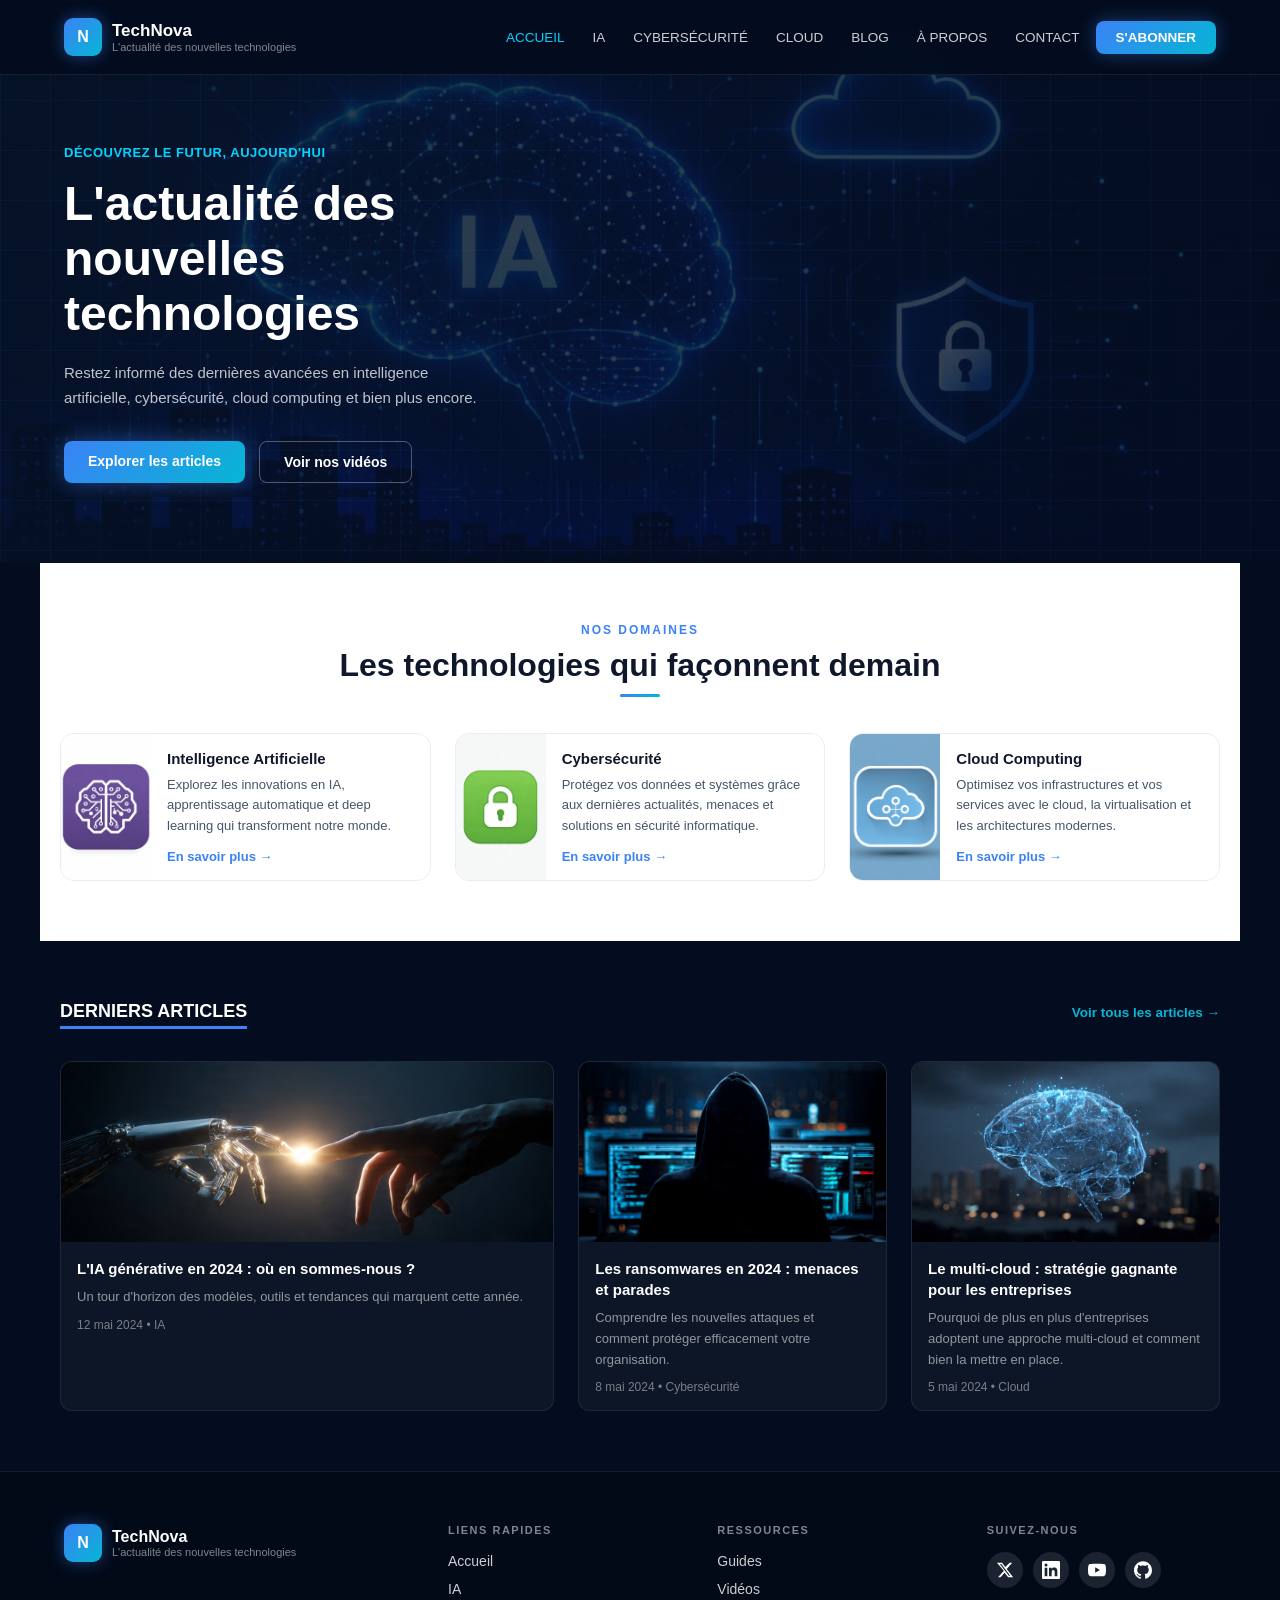
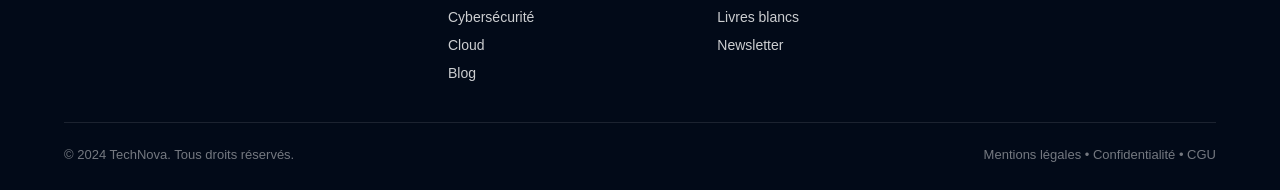
<file: technova/index.html>
<!DOCTYPE html>
<html lang="fr">
<head>
  <meta charset="UTF-8">
  <meta name="viewport" content="width=device-width, initial-scale=1.0">
  <title>TechNova - L'actualité des nouvelles technologies</title>
  <link rel="stylesheet" href="style.css">
</head>
<body>

  <!-- HERO -->
  <header class="hero">
    <nav class="navbar">
      <div class="logo">
        <div class="logo-icon">N</div>
        <div>
          <h2>TechNova</h2>
          <p>L'actualité des nouvelles technologies</p>
        </div>
      </div>

      <ul class="nav-links">
        <li><a href="#" class="active">ACCUEIL</a></li>
        <li><a href="#">IA</a></li>
        <li><a href="#">CYBERSÉCURITÉ</a></li>
        <li><a href="#">CLOUD</a></li>
        <li><a href="#">BLOG</a></li>
        <li><a href="#">À PROPOS</a></li>
        <li><a href="#">CONTACT</a></li>
        <li><a href="#" class="btn-subscribe">S'ABONNER</a></li>
      </ul>

      <div class="burger">☰</div>
    </nav>

    <div class="hero-content">
      <p class="subtitle">Découvrez le futur, aujourd'hui</p>
      <h1>L'actualité des nouvelles technologies</h1>
      <p>Restez informé des dernières avancées en intelligence artificielle, cybersécurité, cloud computing et bien plus encore.</p>
      <div class="hero-buttons">
        <a href="#" class="btn-primary">Explorer les articles</a>
        <a href="#" class="btn-secondary">Voir nos vidéos</a>
      </div>
    </div>
  </header>

  <!-- DOMAINES -->
  <section class="container">
    <p class="section-tag">NOS DOMAINES</p>
    <h2 class="section-title">Les technologies qui façonnent demain</h2>

    <div class="cards">

      <div class="card">
        <img src="images/ia.jpeg" alt="Intelligence Artificielle">
        <div class="card-text">
          <h3>Intelligence Artificielle</h3>
          <p>Explorez les innovations en IA, apprentissage automatique et deep learning qui transforment notre monde.</p>
          <a href="#">En savoir plus →</a>
        </div>
      </div>

      <div class="card">
        <img src="images/cybersecurite.jpeg" alt="Cybersécurité">
        <div class="card-text">
          <h3>Cybersécurité</h3>
          <p>Protégez vos données et systèmes grâce aux dernières actualités, menaces et solutions en sécurité informatique.</p>
          <a href="#">En savoir plus →</a>
        </div>
      </div>

      <div class="card">
        <img src="images/cloud.jpeg" alt="Cloud Computing">
        <div class="card-text">
          <h3>Cloud Computing</h3>
          <p>Optimisez vos infrastructures et vos services avec le cloud, la virtualisation et les architectures modernes.</p>
          <a href="#">En savoir plus →</a>
        </div>
      </div>

    </div>
  </section>

  <!-- ARTICLES -->
  <section class="container articles">
    <div class="articles-header">
      <h2>DERNIERS ARTICLES</h2>
      <a href="#" class="see-all">Voir tous les articles →</a>
    </div>

    <div class="article-grid">
      <article>
        <img src="images/article-ia.jpeg" alt="IA générative">
        <h4>L'IA générative en 2024 : où en sommes-nous ?</h4>
        <p>Un tour d'horizon des modèles, outils et tendances qui marquent cette année.</p>
        <span>12 mai 2024 • IA</span>
      </article>

      <article>
        <img src="images/article-cyber.jpeg" alt="Ransomwares">
        <h4>Les ransomwares en 2024 : menaces et parades</h4>
        <p>Comprendre les nouvelles attaques et comment protéger efficacement votre organisation.</p>
        <span>8 mai 2024 • Cybersécurité</span>
      </article>

      <article>
        <img src="images/article-cloud.jpeg" alt="Multi-cloud">
        <h4>Le multi-cloud : stratégie gagnante pour les entreprises</h4>
        <p>Pourquoi de plus en plus d'entreprises adoptent une approche multi-cloud et comment bien la mettre en place.</p>
        <span>5 mai 2024 • Cloud</span>
      </article>
    </div>
  </section>

  <!-- FOOTER -->
  <footer>
    <div class="footer-grid">
      <div>
        <div class="logo">
          <div class="logo-icon">N</div>
          <div>
            <h3>TechNova</h3>
            <p>L'actualité des nouvelles technologies</p>
          </div>
        </div>
      </div>

      <div>
        <h4>LIENS RAPIDES</h4>
        <ul>
          <li><a href="#">Accueil</a></li>
          <li><a href="#">IA</a></li>
          <li><a href="#">Cybersécurité</a></li>
          <li><a href="#">Cloud</a></li>
          <li><a href="#">Blog</a></li>
        </ul>
      </div>

      <div>
        <h4>RESSOURCES</h4>
        <ul>
          <li><a href="#">Guides</a></li>
          <li><a href="#">Vidéos</a></li>
          <li><a href="#">Livres blancs</a></li>
          <li><a href="#">Newsletter</a></li>
        </ul>
      </div>

      <div>
        <h4>SUIVEZ-NOUS</h4>
        <div class="social">

          <!-- Twitter / X -->
          <a href="#" class="social-icon" title="Twitter">
            <svg xmlns="http://www.w3.org/2000/svg" width="18" height="18" viewBox="0 0 24 24" fill="currentColor">
                            <path d="M18.244 2.25h3.308l-7.227 8.26 8.502 11.24H16.17l-4.714-6.231-5.401 6.231H2.748l7.73-8.835L1.254 2.25H8.08l4.253 5.622 5.912-5.622Zm-1.161 17.52h1.833L7.084 4.126H5.117Z"/>

            </svg>
          </a>

          <!-- LinkedIn -->
          <a href="#" class="social-icon" title="LinkedIn">
            <svg xmlns="http://www.w3.org/2000/svg" width="18" height="18" viewBox="0 0 24 24" fill="currentColor">
              <path d="M20.447 20.452h-3.554v-5.569c0-1.328-.027-3.037-1.852-3.037-1.853 0-2.136 1.445-2.136 2.939v5.667H9.351V9h3.414v1.561h.046c.477-.9 1.637-1.85 3.37-1.85 3.601 0 4.267 2.37 4.267 5.455v6.286zM5.337 7.433a2.062 2.062 0 0 1-2.063-2.065 2.064 2.064 0 1 1 2.063 2.065zm1.782 13.019H3.555V9h3.564v11.452zM22.225 0H1.771C.792 0 0 .774 0 1.729v20.542C0 23.227.792 24 1.771 24h20.451C23.2 24 24 23.227 24 22.271V1.729C24 .774 23.2 0 22.222 0h.003z"/>
            </svg>
          </a>

          <!-- YouTube -->
          <a href="#" class="social-icon" title="YouTube">
            <svg xmlns="http://www.w3.org/2000/svg" width="18" height="18" viewBox="0 0 24 24" fill="currentColor">
              <path d="M23.498 6.186a3.016 3.016 0 0 0-2.122-2.136C19.505 3.545 12 3.545 12 3.545s-7.505 0-9.377.505A3.017 3.017 0 0 0 .502 6.186C0 8.07 0 12 0 12s0 3.93.502 5.814a3.016 3.016 0 0 0 2.122 2.136c1.871.505 9.376.505 9.376.505s7.505 0 9.377-.505a3.015 3.015 0 0 0 2.122-2.136C24 15.93 24 12 24 12s0-3.93-.502-5.814zM9.545 15.568V8.432L15.818 12l-6.273 3.568z"/>
            </svg>
          </a>

          <!-- GitHub -->
          <a href="#" class="social-icon" title="GitHub">
            <svg xmlns="http://www.w3.org/2000/svg" width="18" height="18" viewBox="0 0 24 24" fill="currentColor">
              <path d="M12 .297c-6.63 0-12 5.373-12 12 0 5.303 3.438 9.8 8.205 11.385.6.113.82-.258.82-.577 0-.285-.01-1.04-.015-2.04-3.338.724-4.042-1.61-4.042-1.61C4.422 18.07 3.633 17.7 3.633 17.7c-1.087-.744.084-.729.084-.729 1.205.084 1.838 1.236 1.838 1.236 1.07 1.835 2.809 1.305 3.495.998.108-.776.417-1.305.76-1.605-2.665-.3-5.466-1.332-5.466-5.93 0-1.31.465-2.38 1.235-3.22-.135-.303-.54-1.523.105-3.176 0 0 1.005-.322 3.3 1.23.96-.267 1.98-.399 3-.405 1.02.006 2.04.138 3 .405 2.28-1.552 3.285-1.23 3.285-1.23.645 1.653.24 2.873.12 3.176.765.84 1.23 1.91 1.23 3.22 0 4.61-2.805 5.625-5.475 5.92.42.36.81 1.096.81 2.22 0 1.606-.015 2.896-.015 3.286 0 .315.21.69.825.57C20.565 22.092 24 17.592 24 12.297c0-6.627-5.373-12-12-12"/>
            </svg>
          </a>

        </div>
      </div>
    </div>

    <div class="footer-bottom">
      <p>© 2024 TechNova. Tous droits réservés.</p>
      <p>Mentions légales • Confidentialité • CGU</p>
    </div>
  </footer>

</body>
</html>
</file>
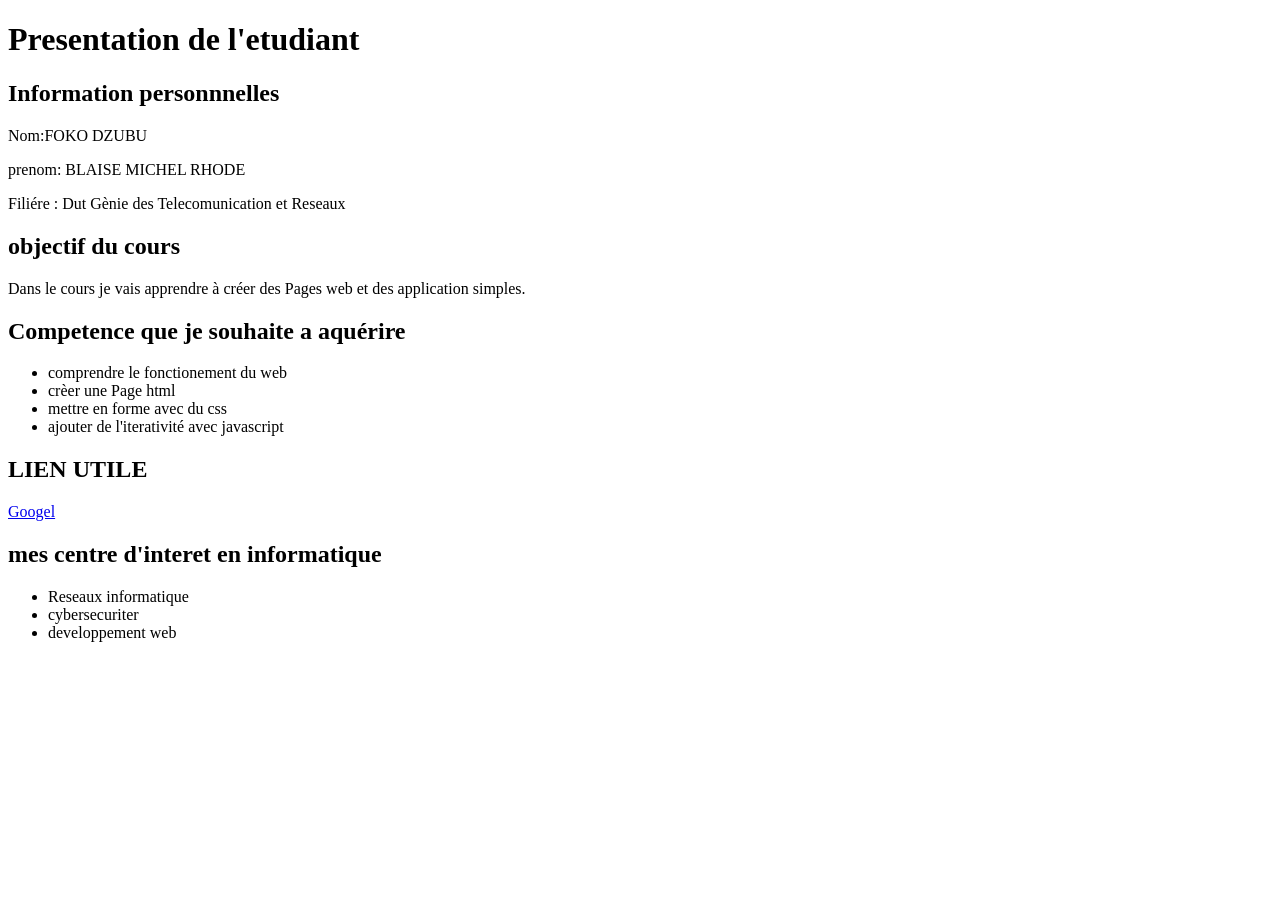
<file: TP1/index.html>
<!doctype html>
<html lang="fr">
<head>
    <meta charset="utf-8">
    <title>Ma Premier Page</title>
</head>
<body>
    <h1>Presentation de l'etudiant</h1>
    <h2>Information personnnelles</h2>
    <p>Nom:FOKO DZUBU</p>
    <p>prenom: BLAISE MICHEL RHODE</p>
    <p>Filiére : Dut Gènie des Telecomunication et Reseaux</p>
    <h2>objectif du cours</h2>
    <p>Dans le cours je vais apprendre à créer des Pages web et des application simples.</p>
    <h2>Competence que je souhaite a aquérire</h2>
    <ul>
        <li>comprendre le fonctionement du web</li>
        <li>crèer une Page html</li>
        <li>mettre en forme avec du css</li>
        <li>ajouter de l'iterativité avec javascript</li>
    </ul>
    <h2>LIEN UTILE</h2>
    <P>
        <a href="https://www.googel.com"> Googel</a>
    </P>
    <h2>mes centre d'interet en informatique</h2>
    <ul>
        <li>Reseaux informatique</li>
        <li>cybersecuriter</li>
        <li>developpement web</li>

    </ul>
</body>


</html>
</file>
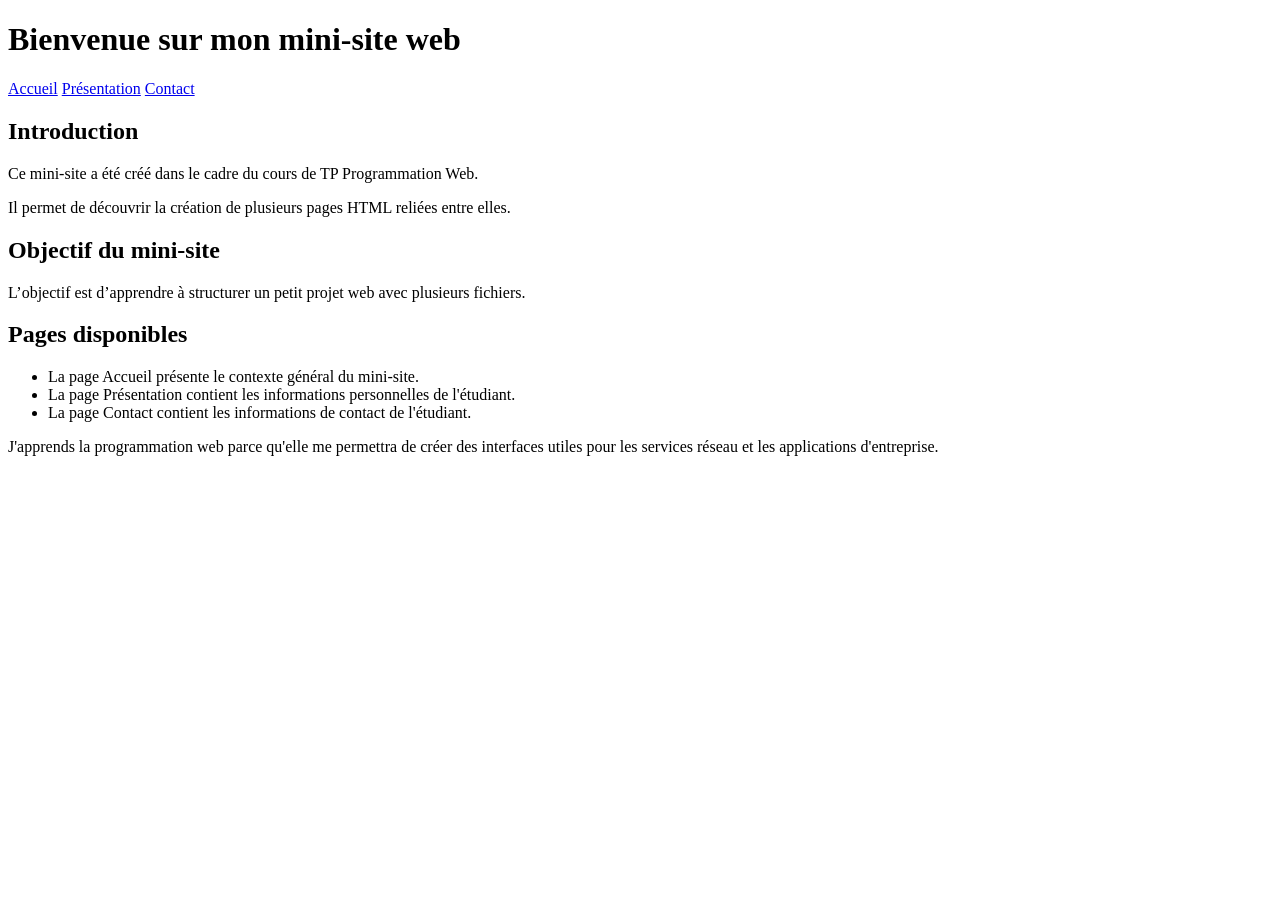
<file: TP2/index.html>
<!DOCTYPE html> <!-- Indique au navigateur que ce document utilise HTML5 -->
<html lang="fr"> <!-- Ouvre la page HTML et précise que la langue principale est le français -->
<head> <!-- Ouvre la partie contenant les informations techniques de la page -->
    <meta charset="UTF-8"> <!-- Permet d’afficher correctement les accents et caractères spéciaux -->
    <title>Accueil - Mon mini-site</title> <!-- Définit le titre affiché dans l’onglet du navigateur -->
</head> <!-- Ferme la partie head -->

<body> <!-- Ouvre la partie visible de la page -->
    <h1>Bienvenue sur mon mini-site web</h1> <!-- Affiche le titre principal de la page d’accueil -->

    <nav> <!-- Ouvre la zone de navigation du site -->
        <a href="index.html">Accueil</a> <!-- Crée un lien vers la page d’accueil -->
        <a href="presentation.html">Présentation</a> <!-- Crée un lien vers la page de présentation -->
        <a href="contact.html">Contact</a> <!-- Crée un lien vers la page de contact -->
    </nav> <!-- Ferme la zone de navigation -->

    <h2>Introduction</h2> <!-- Affiche un sous-titre pour introduire le mini-site -->
    <p>Ce mini-site a été créé dans le cadre du cours de TP Programmation Web.</p> <!-- Présente le contexte du site -->
    <p>Il permet de découvrir la création de plusieurs pages HTML reliées entre elles.</p> <!-- Explique l’objectif technique du mini-site -->

    <h2>Objectif du mini-site</h2> 
    <p>L’objectif est d’apprendre à structurer un petit projet web avec plusieurs fichiers.</p> <!-- Explique l’objectif pédagogique du TP -->
    <!DOCTYPE html>
<html lang="fr">
<head>
    <meta charset="UTF-8">
    <title>Mini-site de l'étudiant</title>
</head>
<!DOCTYPE html>
<html lang="fr">
<head>
    <meta charset="UTF-8">
    <title>Mini-site de l'étudiant</title>
</head>


    <!-- 12. Amélioration du contenu de la page d'accueil -->
    <h2>Pages disponibles</h2> <!-- Affiche un sous-titre pour présenter les pages du mini-site -->
    
    <ul> <!-- Ouvre une liste non ordonnée -->
        <li>La page Accueil présente le contexte général du mini-site.</li> <!-- L'élément de la page d'accueil -->
        <li>La page Présentation contient les informations personnelles de l'étudiant.</li> <!-- Explique le rôle de la page de présentation -->
        <li>La page Contact contient les informations de contact de l'étudiant.</li> <!-- Explique le rôle de la page de contact -->
    </ul> <!-- Ferme la liste non ordonnée -->

    <!-- 13. Personnalisation demandée à l'étudiant -->
    
    <!-- Exemple du paragraphe demandé dans l'exercice 13 -->
    <p>J'apprends la programmation web parce qu'elle me permettra de créer des interfaces utiles pour les services réseau et les applications d'entreprise.</p>


   

    
</body>

</html>
</file>
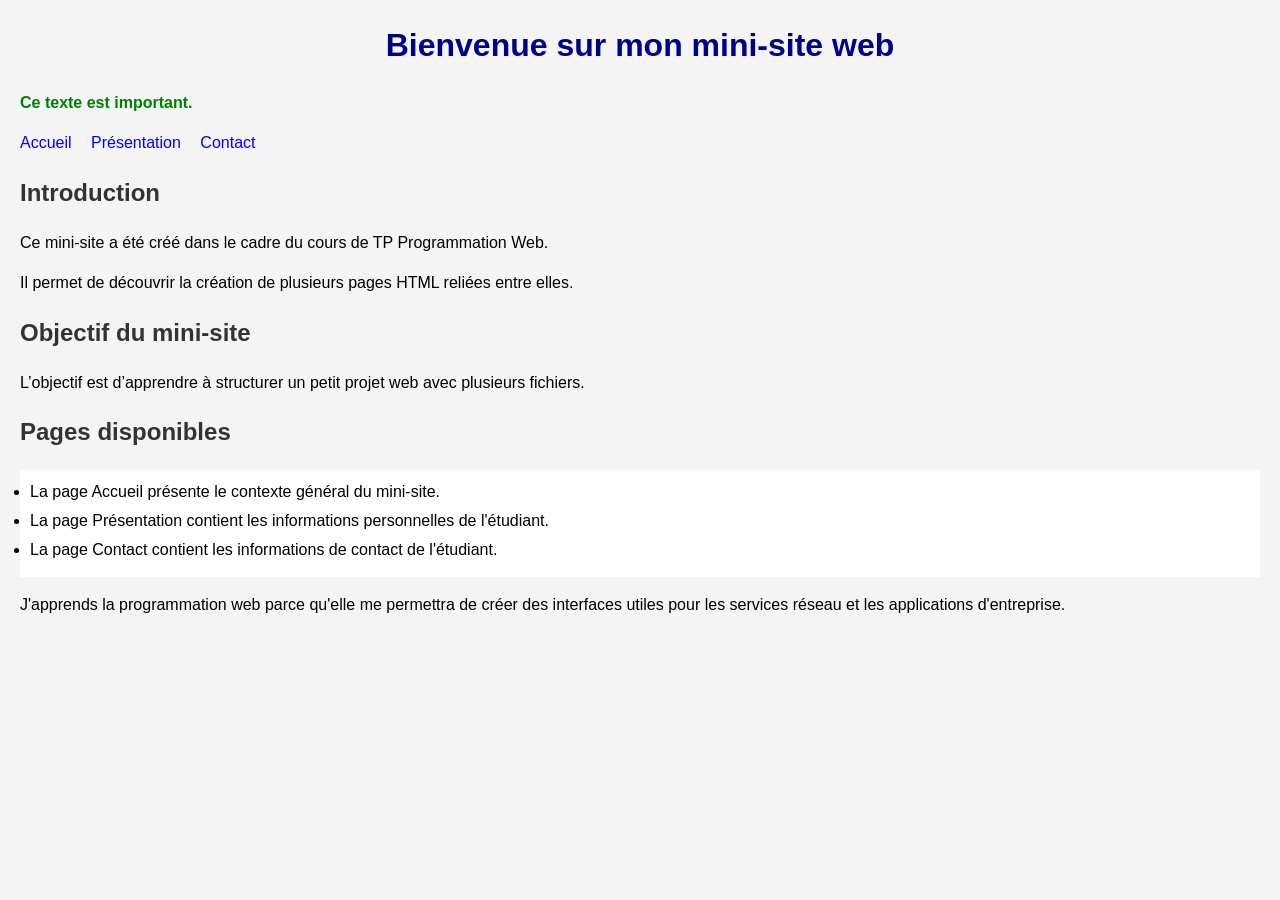
<file: TP4/index.html>
<!DOCTYPE html> <!-- Indique au navigateur que ce document utilise HTML5 -->
<html lang="fr"> <!-- Ouvre la page HTML et précise que la langue principale est le français -->
<head> <!-- Ouvre la partie contenant les informations techniques de la page -->
    <link rel="stylesheet" href="styles.css"> <!-- Permet de lier le fichier CSS à la page HTML -->
    <meta charset="UTF-8"> <!-- Permet d’afficher correctement les accents et caractères spéciaux -->
    <title>Accueil - Mon mini-site</title> <!-- Définit le titre affiché dans l’onglet du navigateur -->
</head> <!-- Ferme la partie head -->

<body> <!-- Ouvre la partie visible de la page -->
    <h1>Bienvenue sur mon mini-site web</h1> <!-- Affiche le titre principal de la page d’accueil -->

<p class="highlight">Ce texte est important.</p> <!-- Applique le style highlight -->
    <nav> <!-- Ouvre la zone de navigation du site -->
        <a href="index.html">Accueil</a> <!-- Crée un lien vers la page d’accueil -->
        <a href="presentation.html">Présentation</a> <!-- Crée un lien vers la page de présentation -->
        <a href="contact.html">Contact</a> <!-- Crée un lien vers la page de contact -->
    </nav> <!-- Ferme la zone de navigation -->

    <h2>Introduction</h2> <!-- Affiche un sous-titre pour introduire le mini-site -->
    <p>Ce mini-site a été créé dans le cadre du cours de TP Programmation Web.</p> <!-- Présente le contexte du site -->
    <p>Il permet de découvrir la création de plusieurs pages HTML reliées entre elles.</p> <!-- Explique l’objectif technique du mini-site -->

    <h2>Objectif du mini-site</h2> 
    <p>L’objectif est d’apprendre à structurer un petit projet web avec plusieurs fichiers.</p> <!-- Explique l’objectif pédagogique du TP -->
    <!DOCTYPE html>
<html lang="fr">
<head>
    <meta charset="UTF-8">
    <title>Mini-site de l'étudiant</title>
</head>
<!DOCTYPE html>
<html lang="fr">
<head>
    <meta charset="UTF-8">
    <title>Mini-site de l'étudiant</title>
</head>


    <!-- 12. Amélioration du contenu de la page d'accueil -->
    <h2>Pages disponibles</h2> <!-- Affiche un sous-titre pour présenter les pages du mini-site -->
    
    <ul> <!-- Ouvre une liste non ordonnée -->
        <li>La page Accueil présente le contexte général du mini-site.</li> <!-- L'élément de la page d'accueil -->
        <li>La page Présentation contient les informations personnelles de l'étudiant.</li> <!-- Explique le rôle de la page de présentation -->
        <li>La page Contact contient les informations de contact de l'étudiant.</li> <!-- Explique le rôle de la page de contact -->
    </ul> <!-- Ferme la liste non ordonnée -->

    <!-- 13. Personnalisation demandée à l'étudiant -->
    
    <!-- Exemple du paragraphe demandé dans l'exercice 13 -->
    <p>J'apprends la programmation web parce qu'elle me permettra de créer des interfaces utiles pour les services réseau et les applications d'entreprise.</p>


   

    
</body>

</html>
</file>
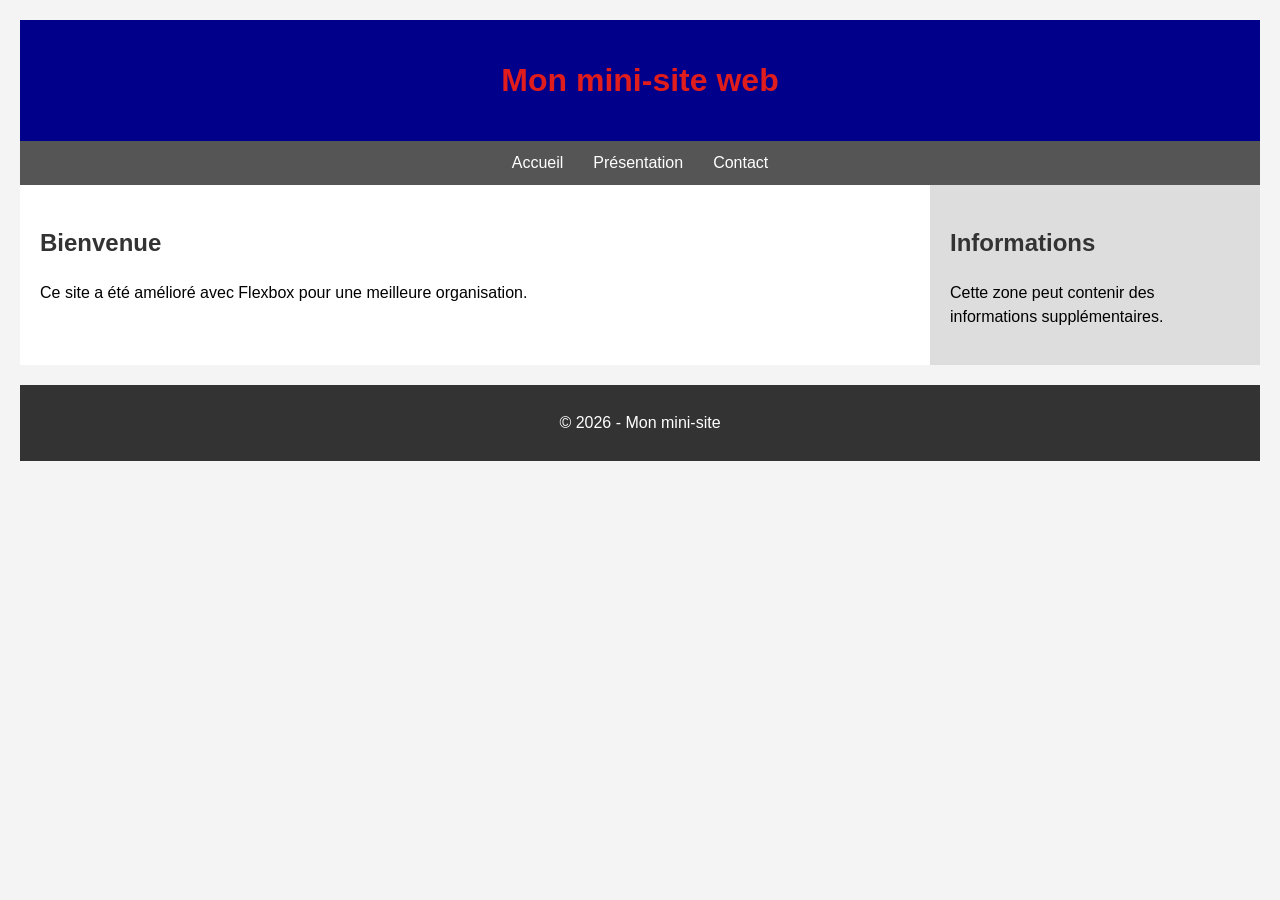
<file: TP5/index.html>
<!DOCTYPE html> <!-- Indique au navigateur que ce document utilise HTML5 -->
<html lang="fr"> <!-- Ouvre la page HTML et précise que la langue principale est le français -->
<head> <!-- Ouvre la partie contenant les informations techniques de la page -->
    <link rel="stylesheet" href="styles.css"> <!-- Permet de lier le fichier CSS à la page HTML -->
    <meta charset="UTF-8"> <!-- Permet d’afficher correctement les accents et caractères spéciaux -->
    <title>Accueil - Mon mini-site</title> <!-- Définit le titre affiché dans l’onglet du navigateur -->
</head> <!-- Ferme la partie head -->

<body> <!-- Ouvre la partie visible de la page -->
    <header> <!-- Définit l'en-tête du site -->
        <h1>Mon mini-site web</h1> <!-- Affiche le titre principal -->
    </header> <!-- Ferme l'en-tête -->
    <nav> <!-- Définit la barre de navigation -->
        <a href="index.html">Accueil</a> <!-- Lien vers la page d'accueil -->
        <a href="presentation.html">Présentation</a> <!-- Lien vers la page de présentation -->
        <a href="contact.html">Contact</a> <!-- Lien vers la page de contact -->
    </nav> <!-- Ferme la barre de navigation -->
    <div class="container"> <!-- Conteneur principal qui sera utilisé avec Flexbox -->
        <main> <!-- Zone principale de contenu -->
            <h2>Bienvenue</h2> <!-- Titre de la section principale -->
            <p>Ce site a été amélioré avec Flexbox pour une meilleure organisation.</p> <!-- Description -->
        </main> <!-- Ferme la zone principale -->
        <aside> <!-- Barre latérale -->
            <h2>Informations</h2> <!-- Titre de la barre latérale -->
            <p>Cette zone peut contenir des informations supplémentaires.</p> <!-- Contenu secondaire -->
        </aside> <!-- Ferme la barre latérale -->
    </div> <!-- Ferme le conteneur principal -->
    <footer> <!-- Pied de page -->
        <p>© 2026 - Mon mini-site</p> <!-- Texte du pied de page -->
    </footer> <!-- Ferme le pied de page -->
</body> <!-- Ferme la page -->
    

</html>
</file>
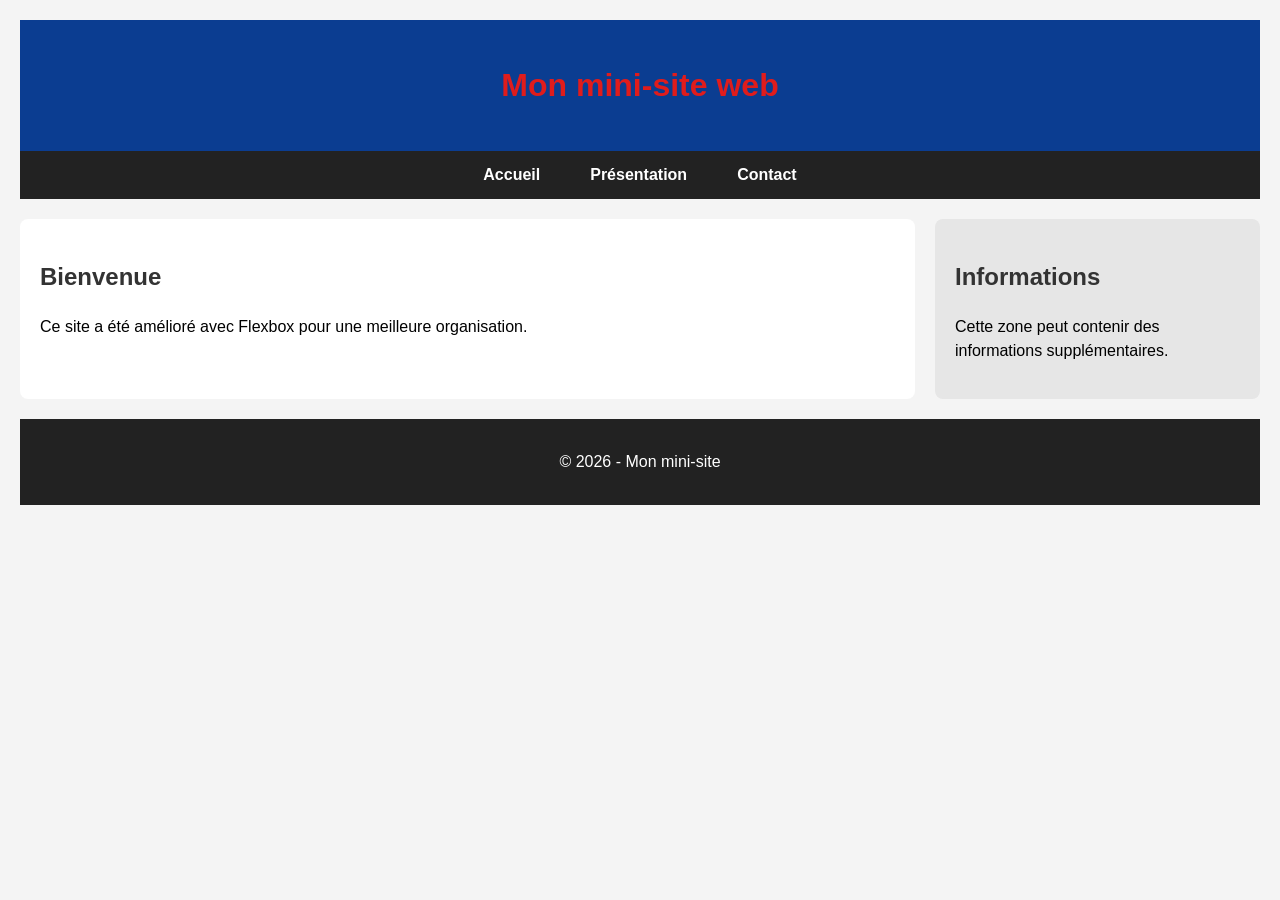
<file: TP6/index.html>
<!DOCTYPE html> <!-- Indique au navigateur que ce document utilise HTML5 -->
<html lang="fr"> <!-- Ouvre la page HTML et précise que la langue principale est le français -->
<head> <!-- Ouvre la partie contenant les informations techniques de la page -->
    <link rel="stylesheet" href="styles.css"> <!-- Permet de lier le fichier CSS à la page HTML -->
    <meta charset="UTF-8"> <!-- Permet d’afficher correctement les accents et caractères spéciaux -->
        <meta name="viewport" content="width=device-width, intial-scale=1.0">

    <title>Accueil - Mon mini-site</title> <!-- Définit le titre affiché dans l’onglet du navigateur -->
</head> <!-- Ferme la partie head -->

<body> <!-- Ouvre la partie visible de la page -->
    <header> <!-- Définit l'en-tête du site -->
        <h1>Mon mini-site web</h1> <!-- Affiche le titre principal -->
    </header> <!-- Ferme l'en-tête -->
    <nav> <!-- Définit la barre de navigation -->
        <a href="index.html">Accueil</a> <!-- Lien vers la page d'accueil -->
        <a href="presentation.html">Présentation</a> <!-- Lien vers la page de présentation -->
        <a href="contact.html">Contact</a> <!-- Lien vers la page de contact -->
    </nav> <!-- Ferme la barre de navigation -->
    <div class="container"> <!-- Conteneur principal qui sera utilisé avec Flexbox -->
        <main> <!-- Zone principale de contenu -->
            <h2>Bienvenue</h2> <!-- Titre de la section principale -->
            <p>Ce site a été amélioré avec Flexbox pour une meilleure organisation.</p> <!-- Description -->
        </main> <!-- Ferme la zone principale -->
        <aside> <!-- Barre latérale -->
            <h2>Informations</h2> <!-- Titre de la barre latérale -->
            <p>Cette zone peut contenir des informations supplémentaires.</p> <!-- Contenu secondaire -->
        </aside> <!-- Ferme la barre latérale -->
    </div> <!-- Ferme le conteneur principal -->
    <footer> <!-- Pied de page -->
        <p>© 2026 - Mon mini-site</p> <!-- Texte du pied de page -->
    </footer> <!-- Ferme le pied de page -->
</body> <!-- Ferme la page -->
    

</html>
</file>
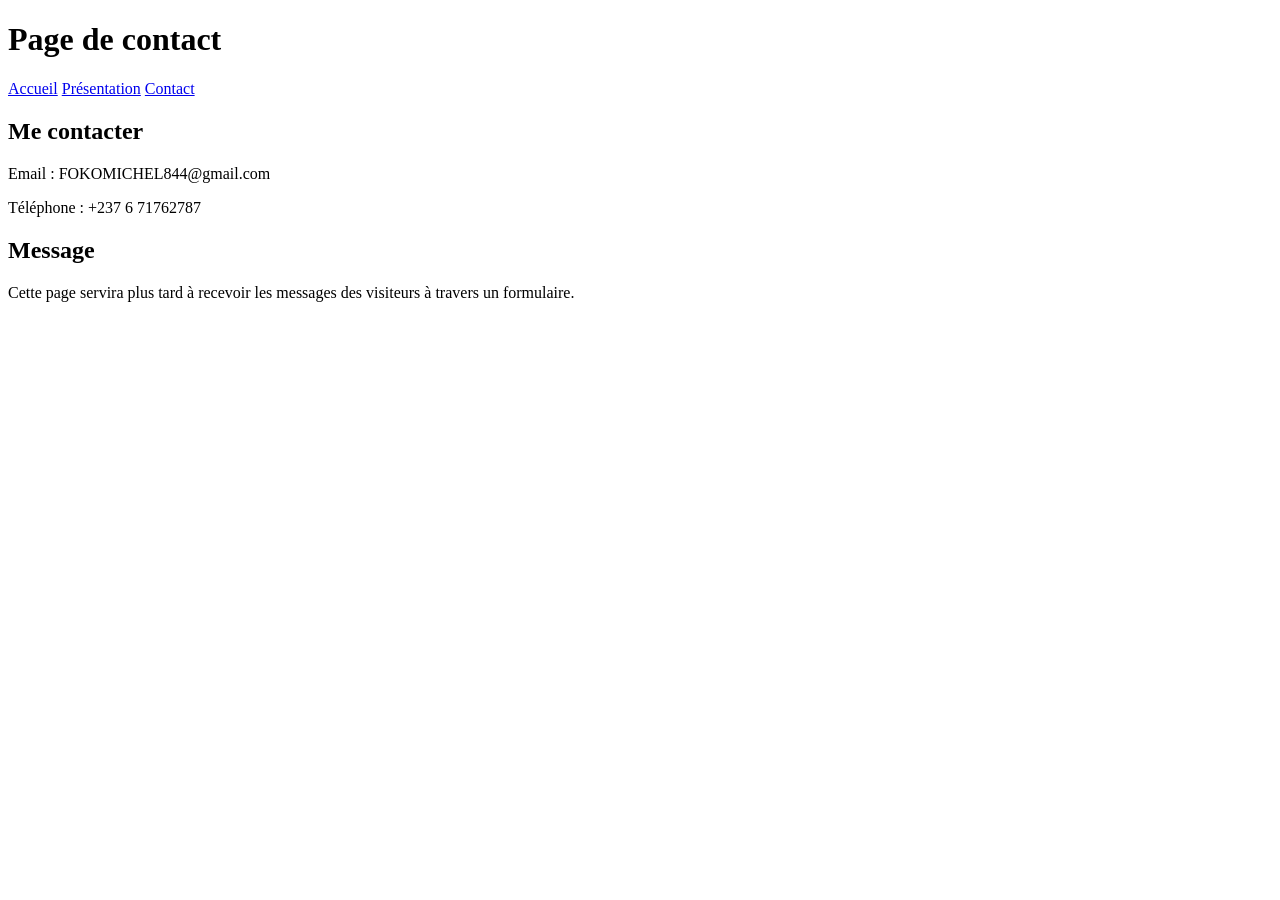
<file: TP2/contact.html>
<!DOCTYPE html> <!-- Indique au navigateur que la page utilise HTML5 -->
<html lang="fr"> <!-- Ouvre le document HTML et précise que la langue principale est le français -->
<head> <!-- Ouvre la partie technique de la page -->
    <meta charset="UTF-8"> <!-- Permet l’affichage correct des caractères accentués -->
    <title>Contact - Mon mini-site</title> <!-- Définit le titre de la page dans l’onglet du navigateur -->
</head> <!-- Ferme la partie head -->

<body> <!-- Ouvre le contenu visible de la page -->
    <h1>Page de contact</h1> <!-- Affiche le titre principal de la page de contact -->

    <nav> <!-- Ouvre la zone de navigation du mini-site -->
        <a href="index.html">Accueil</a> <!-- Crée un lien vers la page d’accueil -->
        <a href="presentation.html">Présentation</a> <!-- Crée un lien vers la page de présentation -->
        <a href="contact.html">Contact</a> <!-- Crée un lien vers la page actuelle -->
    </nav> <!-- Ferme la zone de navigation -->

    <h2>Me contacter</h2> <!-- Affiche un sous-titre pour la section de contact -->

    <p>Email : FOKOMICHEL844@gmail.com</p> <!-- Affiche une adresse email fictive -->
    <p>Téléphone : +237 6 71762787</p> <!-- Affiche un numéro de téléphone fictif -->

    <h2>Message</h2> <!-- Affiche un sous-titre pour introduire le message -->
    <p>Cette page servira plus tard à recevoir les messages des visiteurs à travers un formulaire.</p> <!-- Explique le rôle futur de cette page -->
</body> <!-- Ferme la partie visible de la page -->

</html> <!-- Ferme le document HTML -->
</file>
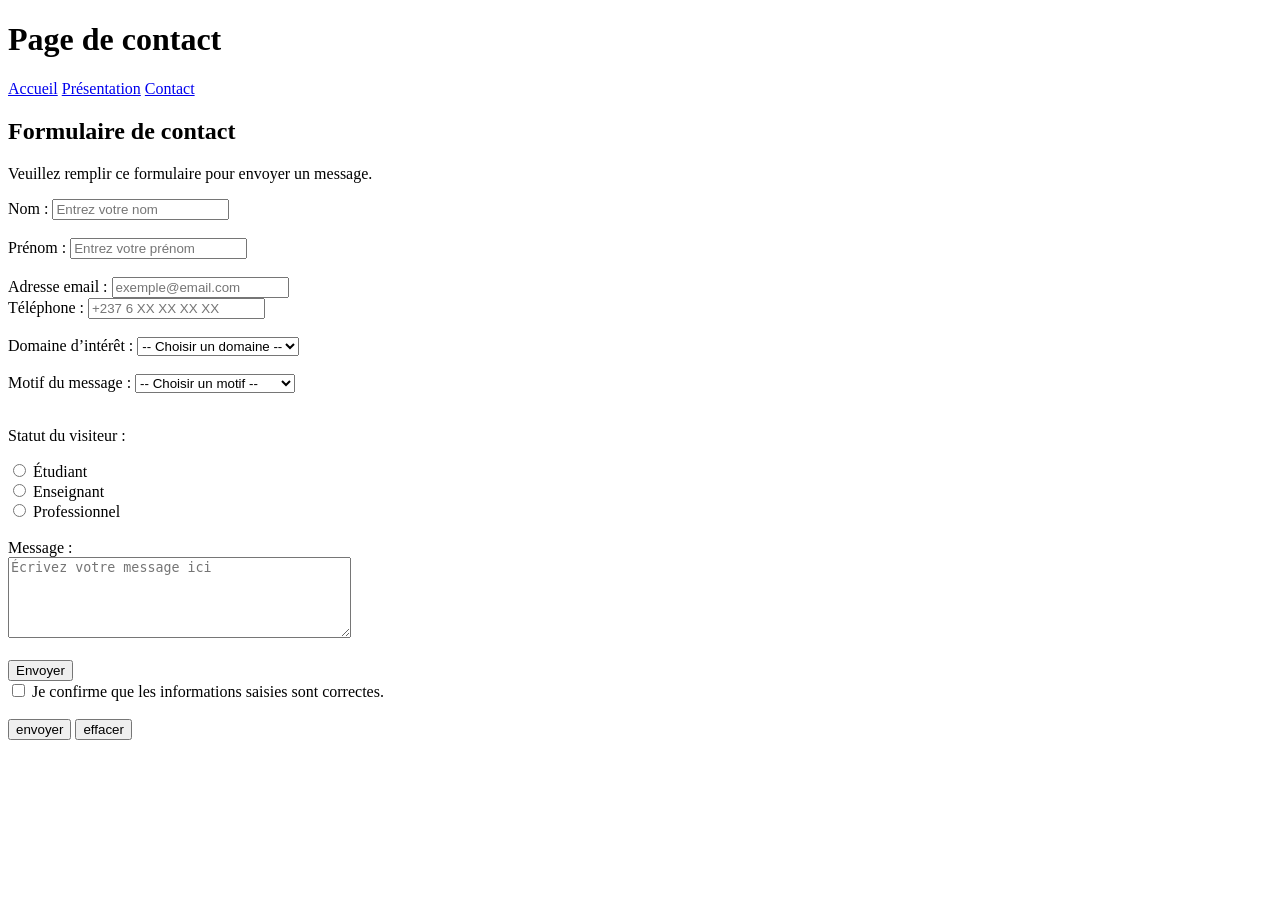
<file: TP3/contact.html>
<!DOCTYPE html>
<html lang="fr">
<head>
    <meta charset="UTF-8">
    <title>contact-mon mini-site </title>
</head>
<body> <!-- Ouvre la partie visible de la page web -->
    <h1>Page de contact</h1> <!-- Affiche le titre principal de la page -->
    <nav> <!-- Ouvre la zone de navigation du mini-site -->
        <a href="index.html">Accueil</a> <!-- Crée un lien vers la page d'accueil du mini-site -->
        <a href="presentation.html">Présentation</a> <!-- Crée un lien vers la page de présentation -->
        <a href="contact.html">Contact</a> <!-- Crée un lien vers la page de contact actuelle -->
    </nav> <!-- Ferme la zone de navigation -->
    
    <h2>Formulaire de contact</h2> <!-- Affiche un sous-titre pour présenter le formulaire -->
    <p>Veuillez remplir ce formulaire pour envoyer un message.</p> <!-- Donne une consigne simple à l'utilisateur -->
    
    <form> <!-- Ouvre le formulaire de contact -->
        <label for="nom">Nom :</label> <!-- Affiche le libellé du champ nom -->
     <!-- utilisateur doit saisir son nom -->
<input type="text" id="nom" name="nom" placeholder="Entrez votre nom" required> <!-- Crée un champ texte obligatoire avec un exemple de saisie -->

<br> <!-- Effectue un retour à la ligne après le champ nom -->
<br> <!-- Ajoute une ligne vide pour séparer les champs -->

<label for="prenom">Prénom :</label> <!-- Affiche le texte indiquant que l’utilisateur doit saisir son prénom -->

<input type="text" id="prenom" name="prenom" placeholder="Entrez votre prénom" required> <!-- Crée un champ texte obligatoire pour le prénom -->

<br> <!-- Effectue un retour à la ligne après le champ prénom -->
<br> <!-- Ajoute une ligne vide avant le champ email -->

<label for="email">Adresse email :</label> <!-- Affiche le texte indiquant que l’utilisateur doit saisir son adresse email -->

<input type="email" id="email" name="email" placeholder="exemple@email.com" required> <!-- Crée un champ email obligatoire avec une indication de format -->
<br>
<label for="telephone">Téléphone :</label> <!-- Affiche le texte associé au champ téléphone -->
<input type="tel" id="telephone" name="telephone" placeholder="+237 6 XX XX XX XX"> <!-- Crée un champ destiné à recevoir un numéro de téléphone -->
<br>
<br>
<label for="domaine">Domaine d’intérêt :</label> <!-- Affiche le texte associé à la liste des domaines -->
<select id="domaine" name="domaine" required> <!-- Crée une liste déroulante obligatoire pour choisir un domaine -->
    <option value="">-- Choisir un domaine --</option> <!-- Affiche une option vide par défaut -->
    <option value="reseaux">Réseaux informatiques</option> <!-- Propose le domaine réseaux informatiques -->
    <option value="cybersecurite">Cybersécurité</option> <!-- Propose le domaine cybersécurité -->
    <option value="developpement-web">Développement web</option> <!-- Propose le domaine développement web -->
    <option value="administration-systeme">Administration système</option> <!-- Propose le domaine administration système -->
</select> <!-- Ferme la liste déroulante -->



<br> <!-- Effectue un retour à la ligne après le champ email -->
<br> <!-- Ajoute une ligne vide avant le champ message -->

<label for="motif">Motif du message :</label> <!-- Affiche le libellé de la liste déroulante -->
<select id="motif" name="motif" required> <!-- Crée une liste déroulante obligatoire -->
    <option value="">-- Choisir un motif --</option> <!-- Affiche une option vide pour obliger l'utilisateur à faire un choix -->
    <option value="information">Demande d'information</option> <!-- Crée une option pour une demande d'information -->
    <option value="stage">Demande de stage</option> <!-- Crée une option pour une demande de stage -->
    <option value="projet">Proposition de projet</option> <!-- Crée une option pour une proposition de projet -->
    <option value="autre">Autre demande</option> <!-- Crée une option pour les autres types de messages -->
</select> <!-- Ferme la liste déroulante -->
<br>
<br>
<p>Statut du visiteur :</p> <!-- Affiche une courte question avant les boutons radio -->
<input type="radio" id="etudiant" name="statut" value="etudiant" required> <!-- Crée un bouton radio pour le statut étudiant -->
<label for="etudiant">Étudiant</label> <!-- Affiche le texte associé au bouton radio étudiant -->
<br> <!-- Place l'option suivante à la ligne -->
<input type="radio" id="enseignant" name="statut" value="enseignant"> <!-- Crée un bouton radio pour le statut enseignant -->
<label for="enseignant">Enseignant</label> <!-- Affiche le texte associé au bouton radio enseignant -->
<br> <!-- Place l'option suivante à la ligne -->
<input type="radio" id="professionnel" name="statut" value="professionnel"> <!-- Crée un bouton radio pour le statut professionnel -->
<label for="professionnel">Professionnel</label> <!-- Affiche le texte associé au bouton radio professionnel -->
<br> <!-- Effectue un retour à la ligne après les options -->
<br> <!-- Ajoute une ligne vide avant la suite du formulaire -->

<label for="message">Message :</label> <!-- Affiche le texte indiquant que l’utilisateur doit saisir son message -->

<br> <!-- Place la zone de message à la ligne suivante -->

<textarea id="message" name="message" rows="5" cols="40"
placeholder="Écrivez votre message ici" required></textarea> <!-- Crée une zone de texte obligatoire avec un message indicatif -->

<br> <!-- Effectue un retour à la ligne après la zone de message -->
<br> <!-- Ajoute une ligne vide avant le bouton d’envoi -->

<button type="submit">Envoyer</button> <!-- Crée un bouton pour envoyer le formulaire -->
<br>
<input type="checkbox" id="confirmation" name="confirmation" required> <!-- Crée une case à cocher obligatoire -->
<label for="confirmation">Je confirme que les informations saisies sont correctes.</label> <!-- Affiche le texte associé à la case à cocher -->
<br> <!-- Effectue un retour à la ligne après la case à cocher -->
<br> <!-- Ajoute une ligne vide avant le bouton -->
<button type="submit">envoyer</button>
<button type="reset">effacer</button>
    </form> <!-- Ferme le formulaire de contact -->
</body> <!-- Ferme la partie visible de la page -->
</html> <!-- Ferme le document HTML -->
</file>
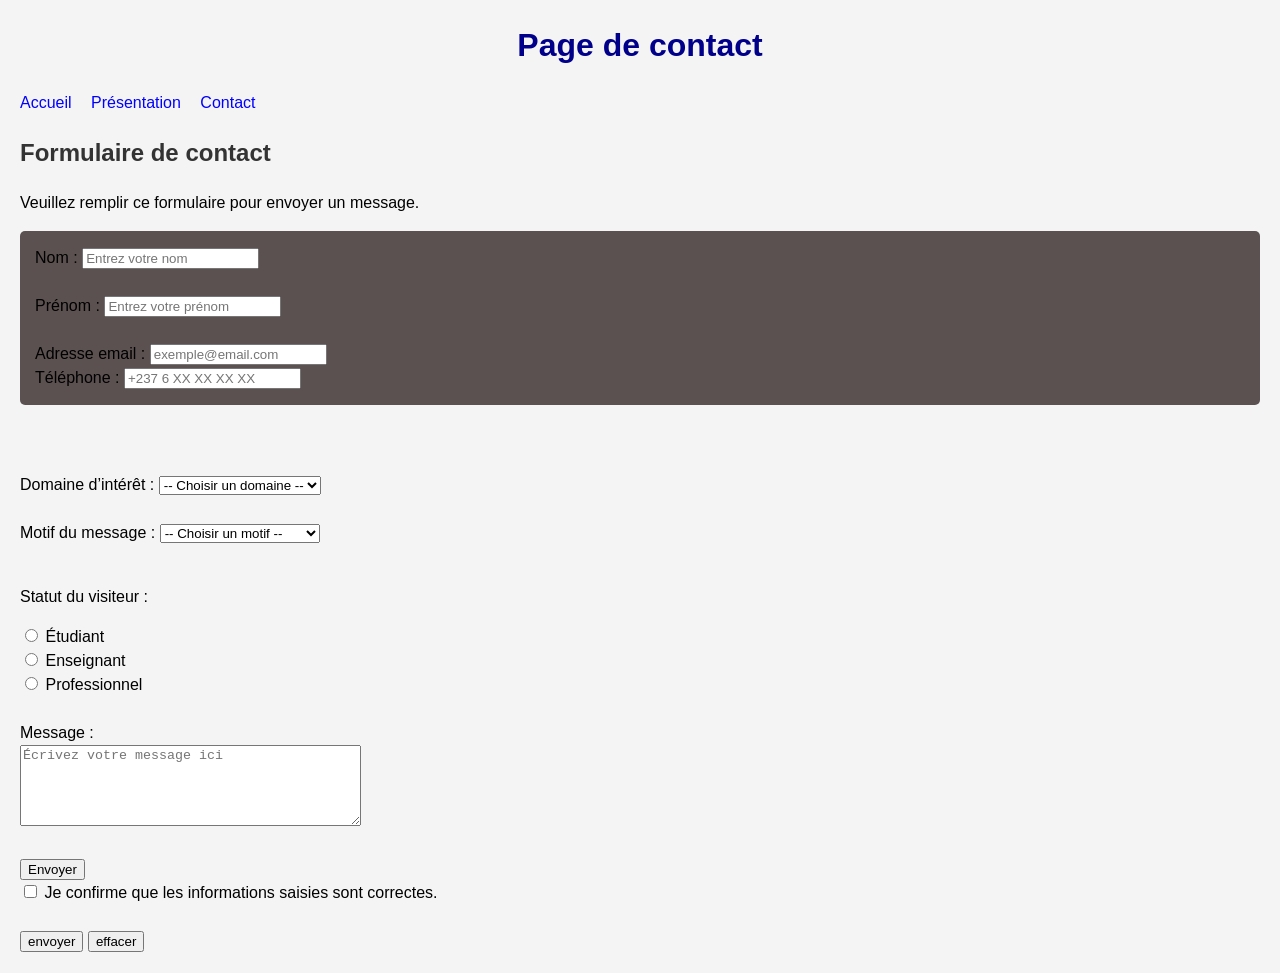
<file: TP4/contact.html>
<!DOCTYPE html>
<html lang="fr">
<head>
    <meta charset="UTF-8">
    <link rel="stylesheet" href="styles.css"> <!-- Permet de lier le fichier CSS à la page HTML -->
    <title>contact-mon mini-site </title>
</head>
<body> <!-- Ouvre la partie visible de la page web -->
    <h1>Page de contact</h1> <!-- Affiche le titre principal de la page -->
    <nav> <!-- Ouvre la zone de navigation du mini-site -->
        <a href="index.html">Accueil</a> <!-- Crée un lien vers la page d'accueil du mini-site -->
        <a href="presentation.html">Présentation</a> <!-- Crée un lien vers la page de présentation -->
        <a href="contact.html">Contact</a> <!-- Crée un lien vers la page de contact actuelle -->
    </nav> <!-- Ferme la zone de navigation -->
    
    <h2>Formulaire de contact</h2> <!-- Affiche un sous-titre pour présenter le formulaire -->
    <p>Veuillez remplir ce formulaire pour envoyer un message.</p> <!-- Donne une consigne simple à l'utilisateur -->
    
    <form> <!-- Ouvre le formulaire de contact -->
        <div class="section"> 
        <label for="nom">Nom :</label> <!-- Affiche le libellé du champ nom -->
     <!-- utilisateur doit saisir son nom -->
<input type="text" id="nom" name="nom" placeholder="Entrez votre nom" required> <!-- Crée un champ texte obligatoire avec un exemple de saisie -->

<br> <!-- Effectue un retour à la ligne après le champ nom -->
<br> <!-- Ajoute une ligne vide pour séparer les champs -->

<label for="prenom">Prénom :</label> <!-- Affiche le texte indiquant que l’utilisateur doit saisir son prénom -->

<input type="text" id="prenom" name="prenom" placeholder="Entrez votre prénom" required> <!-- Crée un champ texte obligatoire pour le prénom -->

<br> <!-- Effectue un retour à la ligne après le champ prénom -->
<br> <!-- Ajoute une ligne vide avant le champ email -->

<label for="email">Adresse email :</label> <!-- Affiche le texte indiquant que l’utilisateur doit saisir son adresse email -->

<input type="email" id="email" name="email" placeholder="exemple@email.com" required> <!-- Crée un champ email obligatoire avec une indication de format -->
<br>
<label for="telephone">Téléphone :</label> <!-- Affiche le texte associé au champ téléphone -->
<input type="tel" id="telephone" name="telephone" placeholder="+237 6 XX XX XX XX"> <!-- Crée un champ destiné à recevoir un numéro de téléphone -->
</div>
<br>
<br>
<label for="domaine">Domaine d’intérêt :</label> <!-- Affiche le texte associé à la liste des domaines -->
<select id="domaine" name="domaine" required> <!-- Crée une liste déroulante obligatoire pour choisir un domaine -->
    <option value="">-- Choisir un domaine --</option> <!-- Affiche une option vide par défaut -->
    <option value="reseaux">Réseaux informatiques</option> <!-- Propose le domaine réseaux informatiques -->
    <option value="cybersecurite">Cybersécurité</option> <!-- Propose le domaine cybersécurité -->
    <option value="developpement-web">Développement web</option> <!-- Propose le domaine développement web -->
    <option value="administration-systeme">Administration système</option> <!-- Propose le domaine administration système -->
</select> <!-- Ferme la liste déroulante -->



<br> <!-- Effectue un retour à la ligne après le champ email -->
<br> <!-- Ajoute une ligne vide avant le champ message -->

<label for="motif">Motif du message :</label> <!-- Affiche le libellé de la liste déroulante -->
<select id="motif" name="motif" required> <!-- Crée une liste déroulante obligatoire -->
    <option value="">-- Choisir un motif --</option> <!-- Affiche une option vide pour obliger l'utilisateur à faire un choix -->
    <option value="information">Demande d'information</option> <!-- Crée une option pour une demande d'information -->
    <option value="stage">Demande de stage</option> <!-- Crée une option pour une demande de stage -->
    <option value="projet">Proposition de projet</option> <!-- Crée une option pour une proposition de projet -->
    <option value="autre">Autre demande</option> <!-- Crée une option pour les autres types de messages -->
</select> <!-- Ferme la liste déroulante -->
<br>
<br>
<p>Statut du visiteur :</p> <!-- Affiche une courte question avant les boutons radio -->
<input type="radio" id="etudiant" name="statut" value="etudiant" required> <!-- Crée un bouton radio pour le statut étudiant -->
<label for="etudiant">Étudiant</label> <!-- Affiche le texte associé au bouton radio étudiant -->
<br> <!-- Place l'option suivante à la ligne -->
<input type="radio" id="enseignant" name="statut" value="enseignant"> <!-- Crée un bouton radio pour le statut enseignant -->
<label for="enseignant">Enseignant</label> <!-- Affiche le texte associé au bouton radio enseignant -->
<br> <!-- Place l'option suivante à la ligne -->
<input type="radio" id="professionnel" name="statut" value="professionnel"> <!-- Crée un bouton radio pour le statut professionnel -->
<label for="professionnel">Professionnel</label> <!-- Affiche le texte associé au bouton radio professionnel -->
<br> <!-- Effectue un retour à la ligne après les options -->
<br> <!-- Ajoute une ligne vide avant la suite du formulaire -->

<label for="message">Message :</label> <!-- Affiche le texte indiquant que l’utilisateur doit saisir son message -->

<br> <!-- Place la zone de message à la ligne suivante -->

<textarea id="message" name="message" rows="5" cols="40"
placeholder="Écrivez votre message ici" required></textarea> <!-- Crée une zone de texte obligatoire avec un message indicatif -->

<br> <!-- Effectue un retour à la ligne après la zone de message -->
<br> <!-- Ajoute une ligne vide avant le bouton d’envoi -->

<button type="submit">Envoyer</button> <!-- Crée un bouton pour envoyer le formulaire -->
<br>
<input type="checkbox" id="confirmation" name="confirmation" required> <!-- Crée une case à cocher obligatoire -->
<label for="confirmation">Je confirme que les informations saisies sont correctes.</label> <!-- Affiche le texte associé à la case à cocher -->
<br> <!-- Effectue un retour à la ligne après la case à cocher -->
<br> <!-- Ajoute une ligne vide avant le bouton -->
<button type="submit">envoyer</button>
<button type="reset">effacer</button>
    </form> <!-- Ferme le formulaire de contact -->
</body> <!-- Ferme la partie visible de la page -->
</html> <!-- Ferme le document HTML -->
</file>
<file: technova/style.css>
* {
  margin: 0;
  padding: 0;
  box-sizing: border-box;
  font-family: 'Segoe UI', Arial, sans-serif;
}

body {
  background: #040d1f;
  color: #ffffff;
}

a {
  text-decoration: none;
  color: inherit;
}

.container {
  max-width: 1200px;
  margin: 0 auto;
  padding: 60px 20px;
}

/* ── HERO ── */
.hero {
  background:
    linear-gradient(135deg, rgba(7,20,40,0.85) 0%, rgba(4,13,31,0.75) 100%),
    url('images/hero-bg.jpeg') center center / cover no-repeat;
  color: white;
  position: relative;
  overflow: hidden;
}

.hero::before {
  content: '';
  position: absolute;
  inset: 0;
  background-image:
    linear-gradient(rgba(59,130,246,0.05) 1px, transparent 1px),
    linear-gradient(90deg, rgba(59,130,246,0.05) 1px, transparent 1px);
  background-size: 50px 50px;
  animation: gridPan 20s linear infinite;
  pointer-events: none;
}
@keyframes gridPan {
  from { background-position: 0 0; }
  to   { background-position: 50px 50px; }
}

/* ── NAVBAR ── */
.navbar {
  display: flex;
  justify-content: space-between;
  align-items: center;
  padding: 18px 5%;
  position: sticky;
  top: 0;
  z-index: 100;
  background: rgba(4,13,31,0.90);
  backdrop-filter: blur(14px);
  border-bottom: 1px solid rgba(255,255,255,0.08);
}

.logo {
  display: flex;
  align-items: center;
  gap: 10px;
}

.logo-icon {
  background: linear-gradient(135deg, #3b82f6, #06b6d4);
  color: white;
  width: 38px;
  height: 38px;
  display: flex;
  align-items: center;
  justify-content: center;
  border-radius: 9px;
  font-weight: 800;
  font-size: 16px;
  box-shadow: 0 0 16px rgba(59,130,246,0.45);
}

.logo h2 {
  font-size: 17px;
  font-weight: 700;
  color: #fff;
}
.logo p {
  font-size: 11px;
  color: rgba(255,255,255,0.50);
}

.nav-links {
  display: flex;
  align-items: center;
  gap: 4px;
  list-style: none;
  font-size: 13.5px;
  font-weight: 500;
}

.nav-links a {
  color: rgba(255,255,255,0.80);
  padding: 6px 12px;
  border-radius: 6px;
  transition: background .2s, color .2s;
}

.nav-links a:hover {
  color: #fff;
  background: rgba(255,255,255,0.10);
}

.nav-links a.active {
  color: #00d4ff;
  border-bottom: none;
  padding-bottom: 6px;
}

.btn-subscribe {
  background: linear-gradient(135deg, #3b82f6, #06b6d4) !important;
  color: white !important;
  padding: 9px 20px !important;
  border-radius: 8px !important;
  font-weight: 600 !important;
  box-shadow: 0 0 18px rgba(59,130,246,0.40);
  transition: transform .2s, box-shadow .2s !important;
}
.btn-subscribe:hover {
  transform: translateY(-1px);
  box-shadow: 0 0 28px rgba(59,130,246,0.60) !important;
}

.burger {
  display: none;
  font-size: 26px;
  cursor: pointer;
  color: rgba(255,255,255,0.80);
}

/* ── HERO CONTENT ── */
.hero-content {
  text-align: left;
  padding: 70px 5% 80px;
  max-width: 560px;
  position: relative;
  z-index: 2;
}

.subtitle {
  color: #00d4ff;
  font-weight: 600;
  font-size: 13px;
  letter-spacing: 0.5px;
  text-transform: uppercase;
  margin-bottom: 16px;
}

.hero-content h1 {
  font-size: clamp(2rem, 4vw, 3rem);
  font-weight: 800;
  line-height: 1.15;
  margin-bottom: 18px;
  color: #fff;
}

.hero-content > p:not(.subtitle) {
  color: rgba(255,255,255,0.75);
  font-size: 15px;
  line-height: 1.7;
}

.hero-buttons {
  margin-top: 30px;
  display: flex;
  gap: 14px;
  flex-wrap: wrap;
}

.btn-primary {
  background: linear-gradient(135deg, #3b82f6, #06b6d4);
  color: white;
  padding: 12px 24px;
  border-radius: 8px;
  font-weight: 600;
  font-size: 14px;
  box-shadow: 0 0 22px rgba(59,130,246,0.45);
  transition: transform .2s, box-shadow .2s;
}
.btn-primary:hover {
  transform: translateY(-2px);
  box-shadow: 0 0 34px rgba(59,130,246,0.65);
}

.btn-secondary {
  border: 1.5px solid rgba(255,255,255,0.30);
  color: white;
  padding: 12px 24px;
  border-radius: 8px;
  font-weight: 600;
  font-size: 14px;
  transition: border-color .2s, background .2s;
}
.btn-secondary:hover {
  border-color: #00d4ff;
  background: rgba(0,212,255,0.07);
}

/* ── DOMAINES ── */
.container {
  background: #ffffff;
  color: #1e293b;
}

.section-tag {
  text-align: center;
  color: #3b82f6;
  font-weight: 700;
  font-size: 12px;
  letter-spacing: 2px;
  text-transform: uppercase;
  margin-bottom: 10px;
}

.section-title {
  text-align: center;
  font-size: clamp(1.4rem, 3vw, 2rem);
  font-weight: 700;
  color: #0f172a;
  margin-bottom: 12px;
}

.section-title::after {
  content: '';
  display: block;
  width: 40px;
  height: 3px;
  background: linear-gradient(90deg, #3b82f6, #06b6d4);
  border-radius: 2px;
  margin: 10px auto 36px;
}

/* ── CARTES DOMAINES ── */
.cards {
  display: grid;
  grid-template-columns: repeat(3, 1fr);
  gap: 24px;
}

.card {
  background: #ffffff;
  border-radius: 14px;
  border: 1px solid #e8edf5;
  display: flex;
  flex-direction: row;
  align-items: stretch;
  overflow: hidden;
  transition: box-shadow .25s, transform .25s;
}
.card:hover {
  box-shadow: 0 8px 36px rgba(59,130,246,0.13);
  transform: translateY(-3px);
}

/* Image à gauche, petite et fixe */
.card img {
  width: 90px;
  min-width: 90px;
  height: 100%;
  min-height: 130px;
  object-fit: cover;
  display: block;
  flex-shrink: 0;
}

/* Texte à droite */
.card-text {
  padding: 16px;
  display: flex;
  flex-direction: column;
  justify-content: center;
  flex: 1;
}

.card h3 {
  font-size: 15px;
  font-weight: 700;
  margin-bottom: 8px;
  color: #0f172a;
}
.card p {
  font-size: 13px;
  color: #475569;
  line-height: 1.6;
  margin-bottom: 12px;
}
.card a {
  color: #3b82f6;
  font-weight: 600;
  font-size: 13px;
  transition: color .2s;
}
.card a:hover { color: #06b6d4; }

/* ── ARTICLES ── */
.articles {
  background: #040d1f !important;
  color: #ffffff;
}

.articles-header {
  display: flex;
  justify-content: space-between;
  align-items: baseline;
  margin-bottom: 32px;
}

.articles-header h2 {
  font-size: 18px;
  font-weight: 700;
  color: #ffffff;
  border-bottom: 3px solid #3b82f6;
  padding-bottom: 4px;
  display: inline-block;
}

.see-all {
  color: #06b6d4 !important;
  font-size: 13.5px;
  font-weight: 600;
}
.see-all:hover { text-decoration: underline; }

.article-grid {
  display: grid;
  grid-template-columns: 1.6fr 1fr 1fr;
  gap: 24px;
}

.article-grid article {
  background: rgba(255,255,255,0.04);
  border: 1px solid rgba(255,255,255,0.08);
  border-radius: 12px;
  overflow: hidden;
  transition: transform .25s;
  color: #fff;
}
.article-grid article:hover { transform: translateY(-3px); }

.article-grid img {
  width: 100%;
  height: 180px;
  object-fit: cover;
  display: block;
}

.article-grid h4 {
  padding: 16px 16px 8px;
  font-size: 15px;
  font-weight: 700;
  line-height: 1.4;
  color: #fff;
}
.article-grid p {
  padding: 0 16px 10px;
  font-size: 13px;
  color: rgba(255,255,255,0.55);
  line-height: 1.6;
}
.article-grid span {
  padding: 0 16px 16px;
  display: block;
  font-size: 12px;
  color: rgba(255,255,255,0.45);
}

/* ── FOOTER ── */
footer {
  background: #020a18;
  color: #cbd5e1;
  padding: 52px 5% 28px;
  border-top: 1px solid rgba(255,255,255,0.08);
}

.footer-grid {
  display: grid;
  grid-template-columns: 1.5fr 1fr 1fr 1fr;
  gap: 40px;
  max-width: 1160px;
  margin: 0 auto 40px;
}

.footer-grid .logo h3 { font-size: 16px; color: #fff; }
.footer-grid .logo p  { font-size: 11px; color: rgba(255,255,255,0.50); }

footer h4 {
  font-size: 11px;
  font-weight: 700;
  letter-spacing: 1.5px;
  text-transform: uppercase;
  color: rgba(255,255,255,0.50);
  margin-bottom: 16px;
}

footer ul {
  list-style: none;
  display: flex;
  flex-direction: column;
  gap: 10px;
}
footer ul li a {
  font-size: 14px;
  color: rgba(255,255,255,0.80);
  transition: color .2s;
}
footer ul li a:hover { color: #00d4ff; }

.social {
  display: flex;
  gap: 10px;
  margin-top: 4px;
}

.social-icon {
  width: 36px;
  height: 36px;
  border-radius: 50%;
  background: rgba(255,255,255,0.10);
  color: #fff;
  display: flex;
  align-items: center;
  justify-content: center;
  transition: background .2s, transform .2s;
}
.social-icon:hover {
  background: #3b82f6;
  transform: translateY(-2px);
}

.footer-bottom {
  border-top: 1px solid rgba(255,255,255,0.10);
  padding-top: 24px;
  display: flex;
  justify-content: space-between;
  align-items: center;
  max-width: 1160px;
  margin: 0 auto;
  font-size: 13px;
  color: rgba(255,255,255,0.45);
}

/* ── RESPONSIVE ── */
@media (max-width: 900px) {
  .cards { grid-template-columns: 1fr; }
  .card img { width: 90px; min-width: 90px; min-height: 120px; }
  .article-grid { grid-template-columns: 1fr; }
  .footer-grid { grid-template-columns: repeat(2, 1fr); gap: 28px; }
}

@media (max-width: 768px) {
  .nav-links { display: none; }
  .burger { display: block; }
  .hero-content h1 { font-size: 2rem; }
  .hero-buttons { flex-direction: column; }
  .footer-grid { grid-template-columns: 1fr; text-align: center; }
  .footer-bottom { flex-direction: column; gap: 10px; text-align: center; }
}
</file>
<file: TP4/styles.css>
body { /* Applique le style à toute la page */
    background-color: #f4f4f4; /* Définit une couleur de fond gris clair */
    font-family: Arial, sans-serif; /* Change la police d'écriture */
    margin: 20px; /* Ajoute un espace autour du contenu */
    h1 { /* Applique le style aux titres principaux */
    color: darkblue; /* Change la couleur */
    text-align: center; /* Centre le texte */
}
h1{
    color: darkblue;
    text-align: center;
}
h2 { /* Applique le style aux sous-titres */
    color: #333; /* Définit une couleur gris foncé */
}
p{
    font-size: 16px;
    line-height: 1.5;
}
line-height: 1.5; /* Améliore l'espacement entre les lignes */

a { /* Applique le style à tous les liens */
    text-decoration: none; /* Supprime le soulignement */
    color: blue; /* Définit la couleur du lien */
    margin-right: 15px; /* Ajoute un espace entre les liens */
}

a:hover { /* Applique un style lorsque la souris passe sur le lien */
    color: red; /* Change la couleur */
}

ul { /* Applique le style aux listes */
    background-color: white; /* Donne un fond blanc */
    padding: 10px; /* Ajoute un espace intérieur */
}

li { /* Applique le style aux éléments de liste */
    margin-bottom: 5px;
}
ul { /* Applique le style aux listes */
    background-color: white; /* Donne un fond blanc */
    padding: 10px; /* Ajoute un espace intérieur */
}

li { /* Applique le style aux éléments de liste */
    margin-bottom: 5px; /* Ajoute un espace entre les éléments */
}
img { /* Applique le style aux images */
    border-radius: 10px; /* Arrondit les coins */
    margin-top: 10px; /* Ajoute un espace au-dessus */
}
.section { /* Définit un style réutilisable */
    background-color: rgb(92, 81, 81); /* Fond blanc */
    padding: 15px; /* Espace intérieur */
    margin-bottom: 20px; /* Espace entre les sections */
    border-radius: 5px; /* Coins arrondis */
}
.highlight { /* Met en évidence un texte */
    color: green; /* Change la couleur */
    font-weight: bold; /* Met en gras */
}
    
}
</file>
<file: TP5/styles.css>
body { /* Applique le style à toute la page */
    background-color: #f4f4f4; /* Définit une couleur de fond gris clair */
    font-family: Arial, sans-serif; /* Change la police d'écriture */
    margin: 20px; /* Ajoute un espace autour du contenu */
    h1 { /* Applique le style aux titres principaux */
    color: darkblue; /* Change la couleur */
    text-align: center; /* Centre le texte */
}
h1{
    color: rgb(224, 28, 28);
    text-align: center;
}
h2 { /* Applique le style aux sous-titres */
    color: #333; /* Définit une couleur gris foncé */
}
p{
    font-size: 16px;
    line-height: 1.5;
}
line-height: 1.5; /* Améliore l'espacement entre les lignes */

a { /* Applique le style à tous les liens */
    text-decoration: none; /* Supprime le soulignement */
    color: rgb(33, 33, 219); /* Définit la couleur du lien */
    margin-right: 15px; /* Ajoute un espace entre les liens */
}

a:hover { /* Applique un style lorsque la souris passe sur le lien */
    color: red; /* Change la couleur */
}

ul { /* Applique le style aux listes */
    background-color: white; /* Donne un fond blanc */
    padding: 10px; /* Ajoute un espace intérieur */
}

li { /* Applique le style aux éléments de liste */
    margin-bottom: 5px;
}
ul { /* Applique le style aux listes */
    background-color: white; /* Donne un fond blanc */
    padding: 10px; /* Ajoute un espace intérieur */
}

li { /* Applique le style aux éléments de liste */
    margin-bottom: 5px; /* Ajoute un espace entre les éléments */
}
img { /* Applique le style aux images */
    border-radius: 10px; /* Arrondit les coins */
    margin-top: 10px; /* Ajoute un espace au-dessus */
}
.section { /* Définit un style réutilisable */
    background-color: rgb(92, 81, 81); /* Fond blanc */
    padding: 15px; /* Espace intérieur */
    margin-bottom: 20px; /* Espace entre les sections */
    border-radius: 5px; /* Coins arrondis */
}
.highlight { /* Met en évidence un texte */
    color: green; /* Change la couleur */
    font-weight: bold; /* Met en gras */
}
    .container { /* Définit le conteneur principal */
    display: flex; /* Active le mode Flexbox */
}

main { /* Zone principale */
    flex: 3; /* Prend 3 parts de l'espace disponible */
    padding: 20px; /* Ajoute un espace intérieur */
    background-color: white; /* Donne un fond blanc */
}

aside { /* Barre latérale */
    flex: 1; /* Prend 1 part de l'espace */
    padding: 20px; /* Ajoute un espace intérieur */
    background-color: #ddd;
}
/* 8. Mise en forme du header et du footer */
header { /* En-tête du site */
    background-color: darkblue; /* Couleur de fond */
    color: white; /* Couleur du texte */
    padding: 15px; /* Espace intérieur */
    text-align: center; /* Centre le texte */
}

footer { /* Pied de page */
    background-color: #333; /* Couleur de fond */
    color: white; /* Couleur du texte */
    text-align: center; /* Centre le texte */
    padding: 10px; /* Espace intérieur */
    margin-top: 20px; /* Ajoute un espace au-dessus */
}

/* 9. Mise en forme du menu de navigation */
nav { /* Barre de navigation */
    display: flex; /* Active Flexbox */
    justify-content: center; /* Centre les liens horizontalement */
    background-color: #555; /* Couleur de fond */
    padding: 10px; /* Espace intérieur */
}

nav a { /* Liens du menu */
    color: white; /* Couleur du texte */
    margin: 0 15px; /* Espacement horizontal */
    text-decoration: none; /* Supprime le soulignement */
}

nav a:hover { /* Effet au survol */
    color: yellow; /* Change la couleur */
}

}
</file>
<file: TP6/styles.css>
body { /* Applique le style à toute la page */
    background-color: #f4f4f4; /* Définit une couleur de fond gris clair */
    font-family: Arial, sans-serif; /* Change la police d'écriture */
    margin: 20px; /* Ajoute un espace autour du contenu */
    h1 { /* Applique le style aux titres principaux */
    color: darkblue; /* Change la couleur */
    text-align: center; /* Centre le texte */
}
h1{
    color: rgb(224, 28, 28);
    text-align: center;
}
h2 { /* Applique le style aux sous-titres */
    color: #333; /* Définit une couleur gris foncé */
}
p{
    font-size: 16px;
    line-height: 1.5;
}
line-height: 1.5; /* Améliore l'espacement entre les lignes */

a { /* Applique le style à tous les liens */
    text-decoration: none; /* Supprime le soulignement */
    color: rgb(33, 33, 219); /* Définit la couleur du lien */
    margin-right: 15px; /* Ajoute un espace entre les liens */
}

a:hover { /* Applique un style lorsque la souris passe sur le lien */
    color: red; /* Change la couleur */
}

ul { /* Applique le style aux listes */
    background-color: white; /* Donne un fond blanc */
    padding: 10px; /* Ajoute un espace intérieur */
}

li { /* Applique le style aux éléments de liste */
    margin-bottom: 5px;
}
ul { /* Applique le style aux listes */
    background-color: white; /* Donne un fond blanc */
    padding: 10px; /* Ajoute un espace intérieur */
}

li { /* Applique le style aux éléments de liste */
    margin-bottom: 5px; /* Ajoute un espace entre les éléments */
}
img { /* Applique le style aux images */
    border-radius: 10px; /* Arrondit les coins */
    margin-top: 10px; /* Ajoute un espace au-dessus */
}
.section { /* Définit un style réutilisable */
    background-color: rgb(92, 81, 81); /* Fond blanc */
    padding: 15px; /* Espace intérieur */
    margin-bottom: 20px; /* Espace entre les sections */
    border-radius: 5px; /* Coins arrondis */
}
.highlight { /* Met en évidence un texte */
    color: green; /* Change la couleur */
    font-weight: bold; /* Met en gras */
}
    .container { /* Définit le conteneur principal */
    display: flex; /* Active le mode Flexbox */
}

main { /* Zone principale */
    flex: 3; /* Prend 3 parts de l'espace disponible */
    padding: 20px; /* Ajoute un espace intérieur */
    background-color: white; /* Donne un fond blanc */
}

aside { /* Barre latérale */
    flex: 1; /* Prend 1 part de l'espace */
    padding: 20px; /* Ajoute un espace intérieur */
    background-color: #ddd;
}
/* 8. Mise en forme du header et du footer */
header { /* En-tête du site */
    background-color: darkblue; /* Couleur de fond */
    color: white; /* Couleur du texte */
    padding: 15px; /* Espace intérieur */
    text-align: center; /* Centre le texte */
}

footer { /* Pied de page */
    background-color: #333; /* Couleur de fond */
    color: white; /* Couleur du texte */
    text-align: center; /* Centre le texte */
    padding: 10px; /* Espace intérieur */
    margin-top: 20px; /* Ajoute un espace au-dessus */
}

/* 9. Mise en forme du menu de navigation */
nav { /* Barre de navigation */
    display: flex; /* Active Flexbox */
    justify-content: center; /* Centre les liens horizontalement */
    background-color: #555; /* Couleur de fond */
    padding: 10px; /* Espace intérieur */
}

nav a { /* Liens du menu */
    color: white; /* Couleur du texte */
    margin: 0 15px; /* Espacement horizontal */
    text-decoration: none; /* Supprime le soulignement */
}

nav a:hover { /* Effet au survol */
    color: yellow; /* Change la couleur */
}
* { /* Sélectionne tous les éléments de la page */
    box-sizing: border-box; /* Inclut les bordures et les espacements internes dans la largeur totale des éléments */
}

body { /* Applique un style général à toute la page */
    margin: 0; /* Supprime les marges par défaut du navigateur */
    font-family: Arial, sans-serif; /* Définit une police simple et lisible */
    background-color: #f4f4f4; /* Définit une couleur de fond gris clair */
    color: #222; /* Définit une couleur de texte foncée et lisible */
    line-height: 1.6; /* Améliore l'espacement vertical entre les lignes */
}
.page { /* Définit un conteneur général pour limiter la largeur du site */
    width: 90%; /* Occupe 90% de la largeur disponible */
    max-width: 1100px; /* Empêche le contenu de devenir trop large sur grand écran */
    margin: 0 auto; /* Centre le contenu horizontalement */
}
header { /* Cible l'en-tête du site */
    background-color: #0b3d91; /* Donne une couleur de fond bleu foncé */
    color: white; /* Met le texte en blanc */
    padding: 20px; /* Ajoute un espace intérieur autour du titre */
    text-align: center; /* Centre le texte horizontalement */
}

nav { /* Cible le menu de navigation */
    display: flex; /* Active Flexbox pour aligner les liens */
    justify-content: center; /* Centre les liens horizontalement */
    gap: 20px; /* Ajoute un espace régulier entre les liens */
    background-color: #222; /* Donne un fond sombre au menu */
    padding: 12px; /* Ajoute un espace intérieur dans le menu */
}

nav a { /* Cible les liens du menu */
    color: white; /* Met le texte des liens en blanc */
    text-decoration: none; /* Supprime le soulignement des liens */
    font-weight: bold; /* Met les liens en gras */
}

nav a:hover { /* Cible les liens lorsque la souris passe dessus */
    color: #ffcc00; /* Change la couleur du lien au survol */
}

.container { /* Cible le conteneur principal */
    display: flex; /* Place les enfants sur une même ligne */
    gap: 20px; /* Ajoute un espace entre la zone principale et la barre latérale */
    margin-top: 20px; /* Ajoute un espace au-dessus du conteneur */
}

main { /* Cible la zone principale */
    flex: 3; /* Donne plus d'espace à la zone principale */
    background-color: white; /* Donne un fond blanc au contenu principal */
    padding: 20px; /* Ajoute un espace intérieur */
    border-radius: 8px; /* Arrondit légèrement les coins */
}

aside { /* Cible la barre latérale */
    flex: 1; /* Donne moins d'espace à la barre latérale */
    background-color: #e6e6e6; /* Donne un fond gris clair à la barre latérale */
    padding: 20px; /* Ajoute un espace intérieur */
    border-radius: 8px; /* Arrondit légèrement les coins */
}

footer { /* Cible le pied de page */
    background-color: #222; /* Donne un fond sombre au pied de page */
    color: white; /* Met le texte en blanc */
    text-align: center; /* Centre le texte */
    padding: 15px; /* Ajoute un espace intérieur */
    margin-top: 20px; /* Ajoute un espace au-dessus du pied de page */
}
img { /* Cible toutes les images du site */
    max-width: 100%; /* Empêche une image de dépasser la largeur de son conteneur */
    height: auto; /* Conserve les proportions de l'image */
    display: block; /* Affiche l'image comme un bloc */
}
@media (max-width: 900px) { /* Applique les règles suivantes lorsque la largeur de l'écran est inférieure ou égale à 900px */
    .page { /* Cible le conteneur général */
        width: 95%; /* Augmente légèrement la largeur utilisée sur écran moyen */
    }
    .container { /* Cible le conteneur principal */
        gap: 15px; /* Réduit l'espace entre les blocs */
    }
    main { /* Cible la zone principale */
        padding: 15px; /* Réduit l'espace intérieur */
    }
    aside { /* Cible la barre latérale */
        padding: 15px; /* Réduit l'espace intérieur */
    }
}
@media (max-width: 768px) { /* Applique les règles suivantes sur tablette étroite et smartphone */
    .container { /* Cible le conteneur principal */
        flex-direction: column; /* Place main et aside l'un en dessous de l'autre */
    }
    nav { /* Cible le menu de navigation */
        flex-direction: column; /* Place les liens du menu verticalement */
        align-items: center; /* Centre les liens horizontalement */
        gap: 10px; /* Réduit l'espace entre les liens */
    }
    header { /* Cible l'en-tête */
        padding: 15px; /* Réduit l'espace intérieur de l'en-tête */
    }
    h1 { /* Cible les titres principaux */
        font-size: 24px; /* Réduit la taille du grand titre */
    }
    h2 { /* Cible les sous-titres */
        font-size: 20px; /* Réduit la taille des sous-titres */
    }
    p { /* Cible les paragraphes */
        font-size: 15px; /* Ajuste la taille du texte pour mobile */
    }
}
@media (max-width: 480px) { /* Applique les règles suivantes aux petits smartphones */
    .page { /* Cible le conteneur général */
        width: 100%; /* Utilise toute la largeur disponible */
    }
    body { /* Cible toute la page */
        background-color: white; /* Supprime le fond gris pour simplifier l'affichage mobile */
}
header { /* Cible l'en-tête */
    border-radius: 0; /* Supprime les coins arrondis si présents */
}
main { /* Cible la zone principale */
    border-radius: 0; /* Supprime les coins arrondis sur très petit écran */
    padding: 12px; /* Réduit davantage l'espace intérieur */
}
aside { /* Cible la barre latérale */
    border-radius: 0; /* Supprime les coins arrondis sur très petit écran */
    padding: 12px; /* Réduit davantage l'espace intérieur */
}
nav a { /* Cible les liens du menu */
    font-size: 14px; /* Réduit légèrement la taille des liens */
}
footer { /* Cible le pied de page */
    font-size: 14px; /* Réduit la taille du texte du pied de page */
}
}
input { /* Cible les champs de saisie */
    width: 100%; /* Donne au champ toute la largeur disponible */
    padding: 10px; /* Ajoute un espace intérieur pour faciliter la saisie */
    margin-bottom: 12px; /* Ajoute un espace sous chaque champ */
    border: 1px solid #ccc; /* Ajoute une bordure grise simple */
    border-radius: 5px; /* Arrondit légèrement les coins */
}

textarea { /* Cible les zones de texte longues */
    width: 100%; /* Donne à la zone de texte toute la largeur disponible */
    padding: 10px; /* Ajoute un espace intérieur */
    margin-bottom: 12px; /* Ajoute un espace sous la zone */
    border: 1px solid #ccc; /* Ajoute une bordure grise */
    border-radius: 5px; /* Arrondit légèrement les coins */
}

select { /* Cible les listes déroulantes */
    width: 100%; /* Donne à la liste toute la largeur disponible */
    padding: 10px; /* Ajoute un espace intérieur */
    margin-bottom: 12px; /* Ajoute un espace sous la liste */
    border: 1px solid #ccc; /* Ajoute une bordure grise */
    border-radius: 5px; /* Arrondit légèrement les coins */
}

button { /* Cible les boutons */
    padding: 10px 15px; /* Ajoute un espace intérieur vertical et horizontal */
    border: none; /* Supprime la bordure par défaut */
    border-radius: 5px; /* Arrondit les coins du bouton */
    background-color: #0b3d91; /* Donne une couleur de fond bleue */
    color: white; /* Met le texte du bouton en blanc */
    cursor: pointer; /* Change le curseur au survol pour indiquer que le bouton est cliquable */
}

}
</file>
